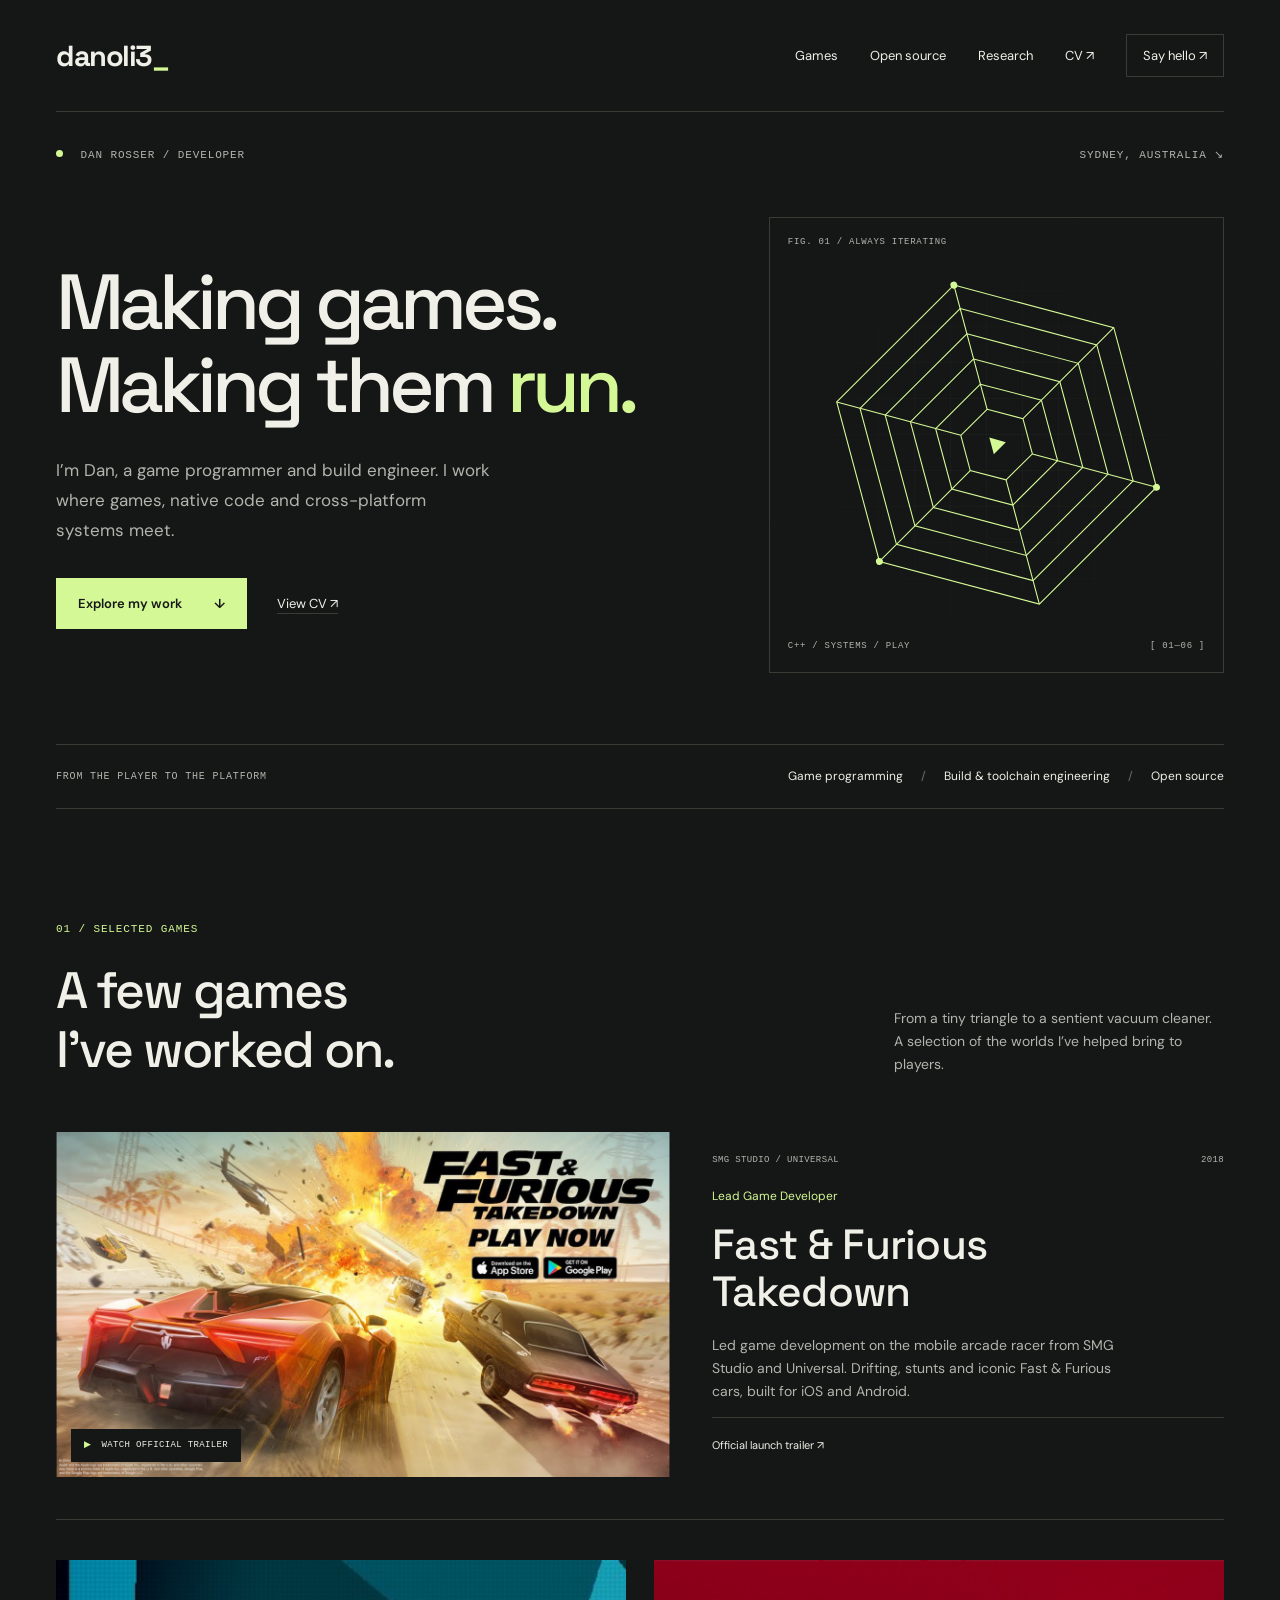
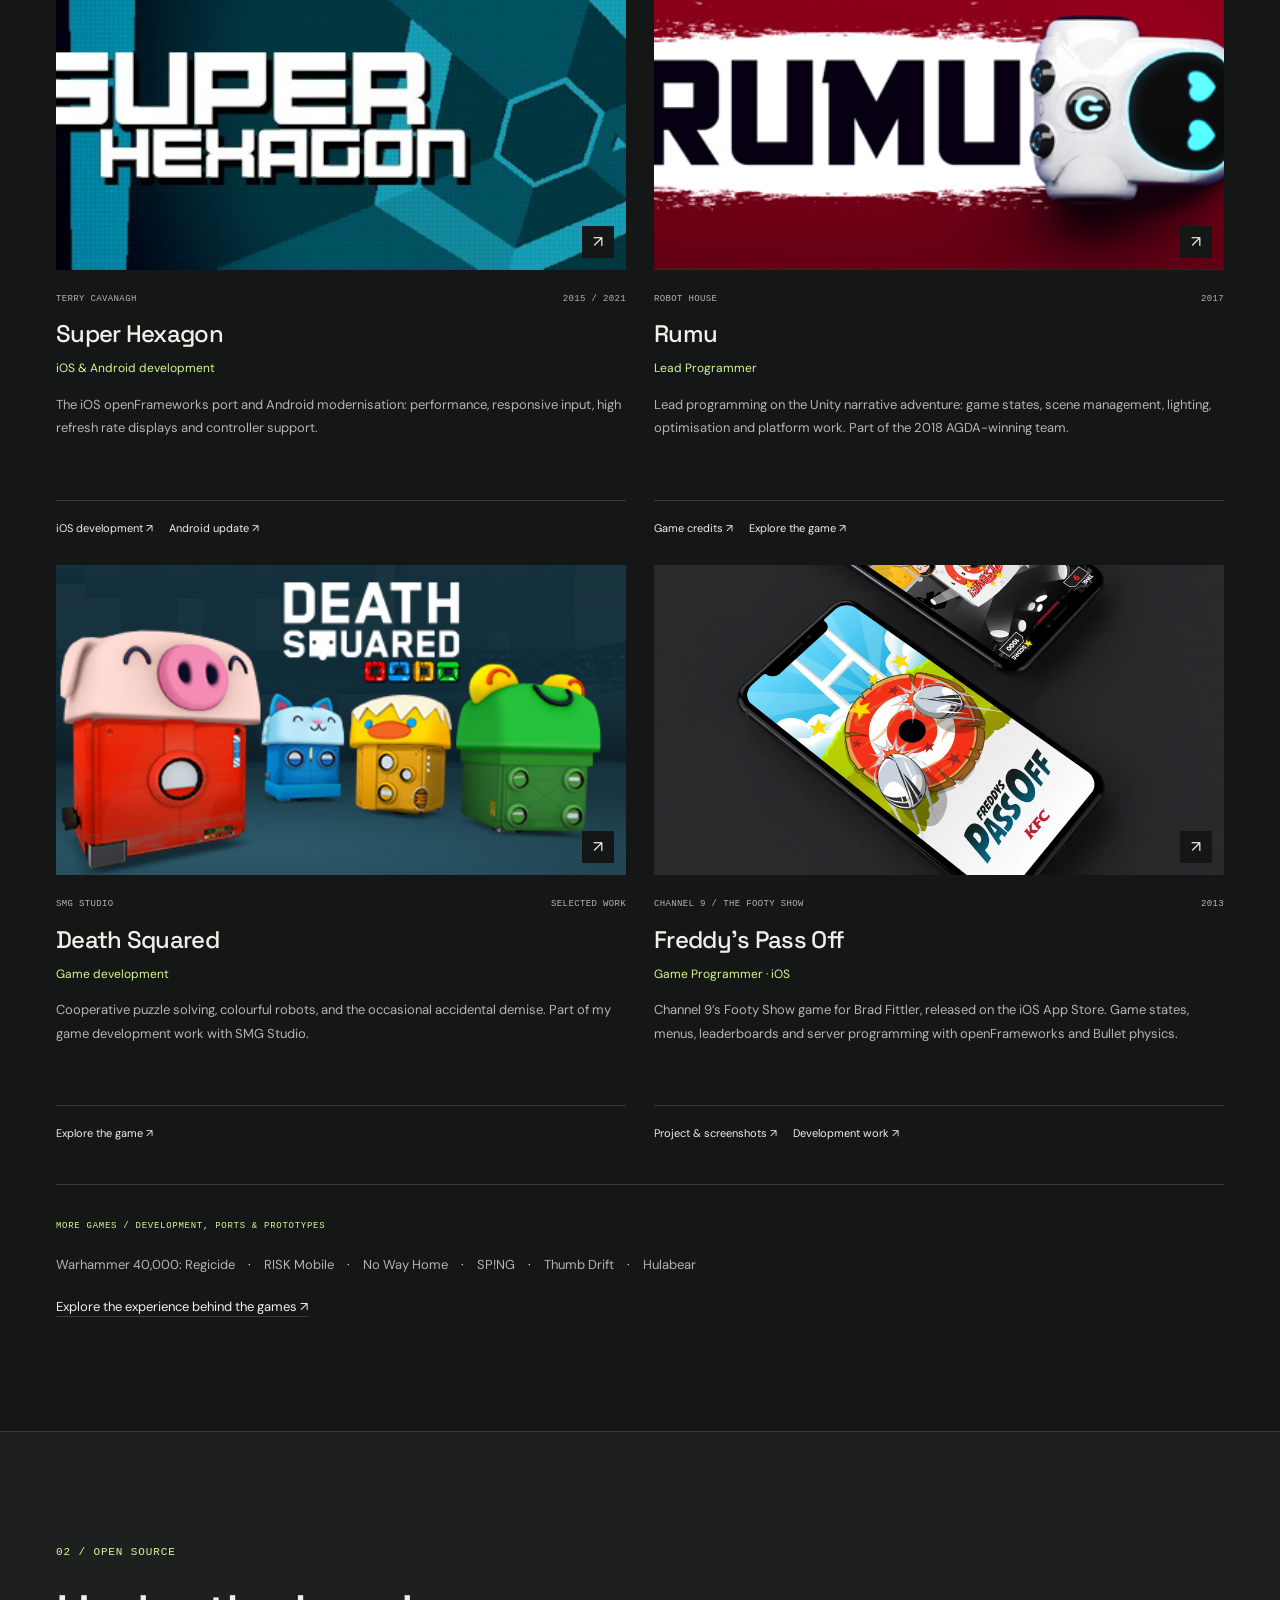
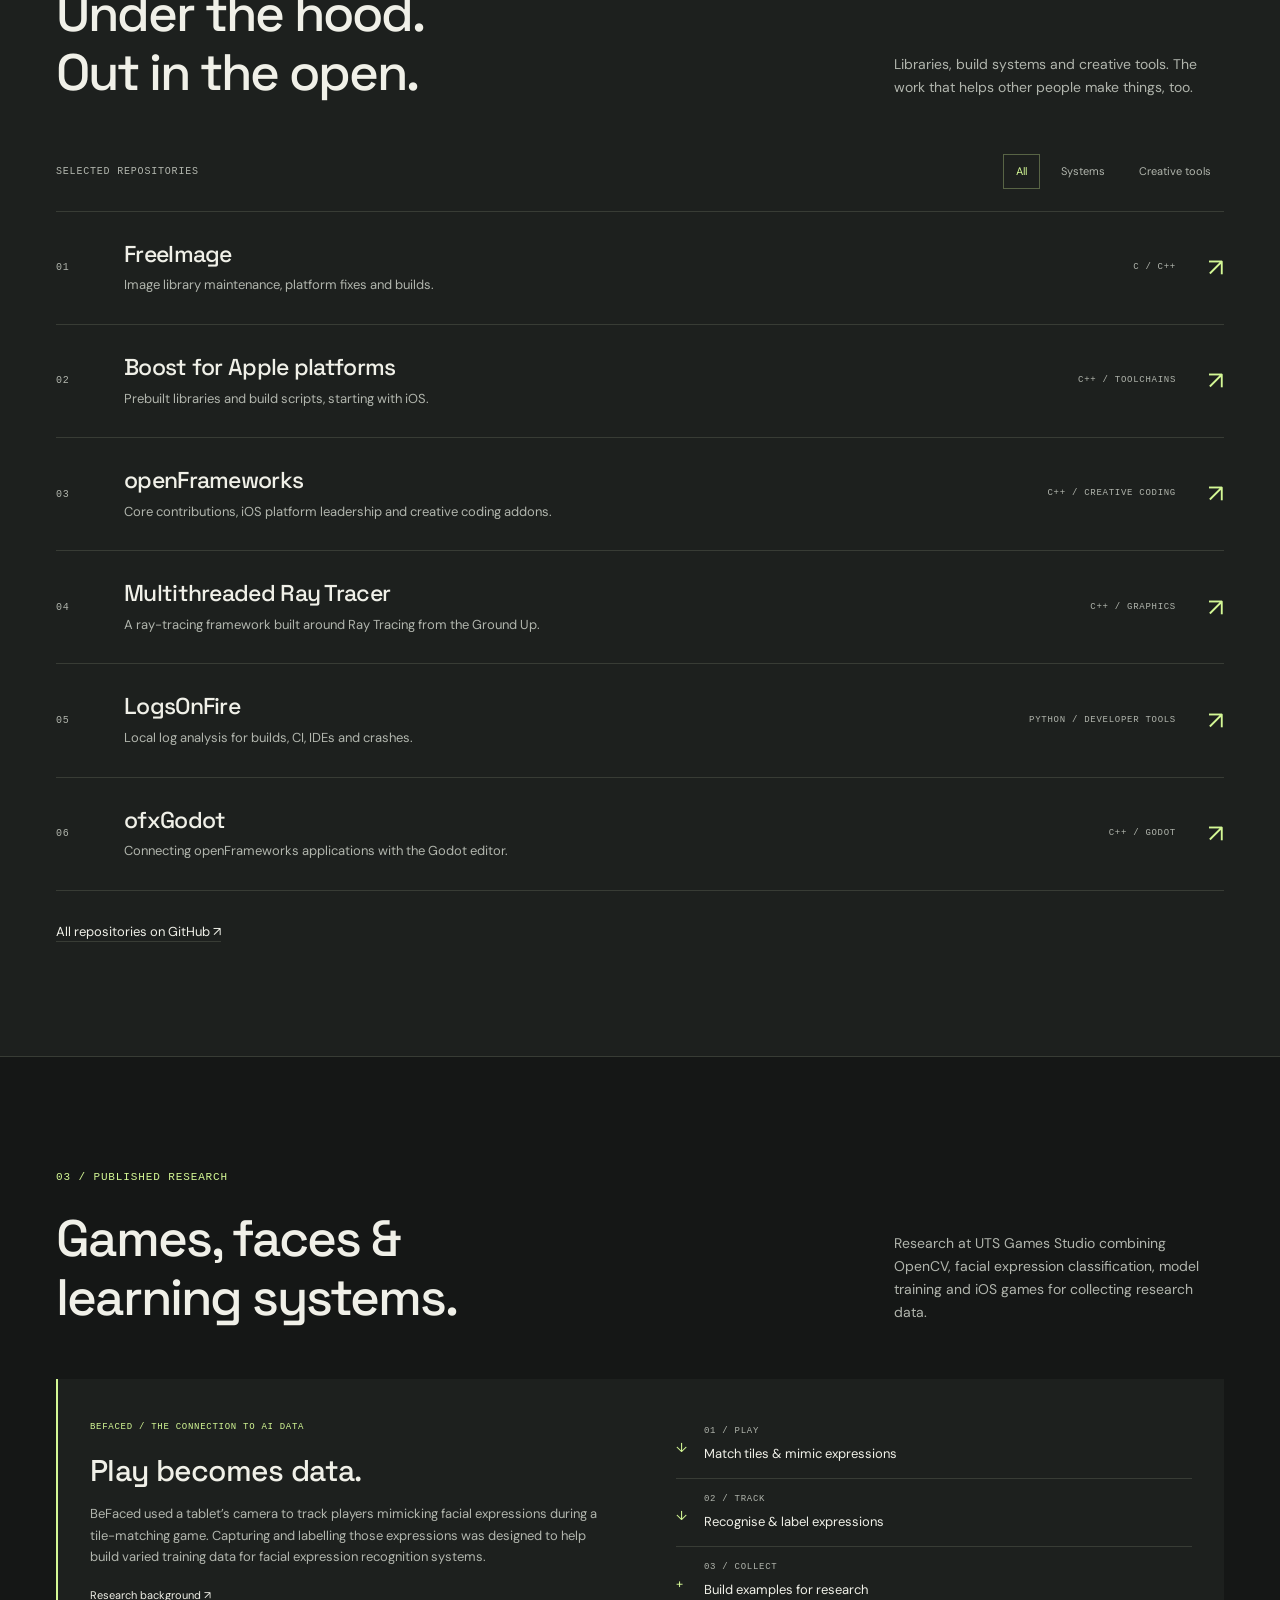
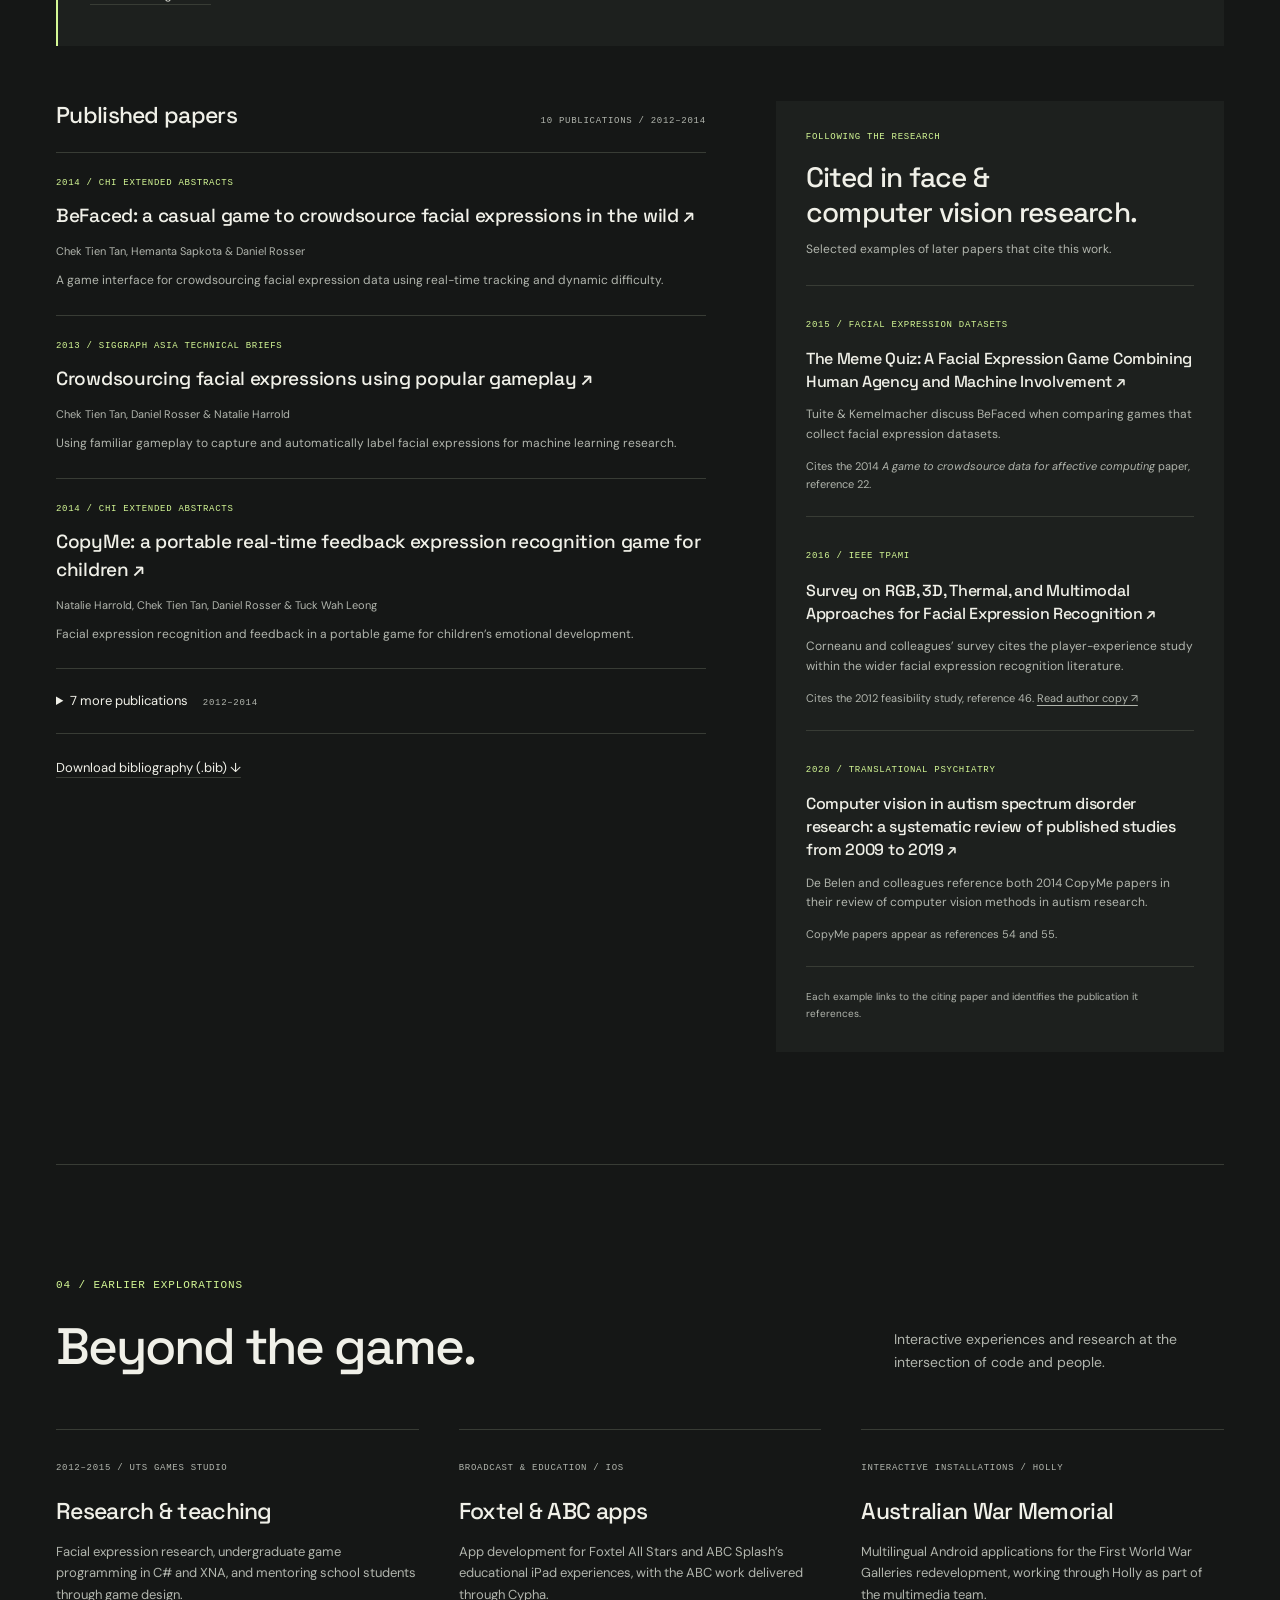
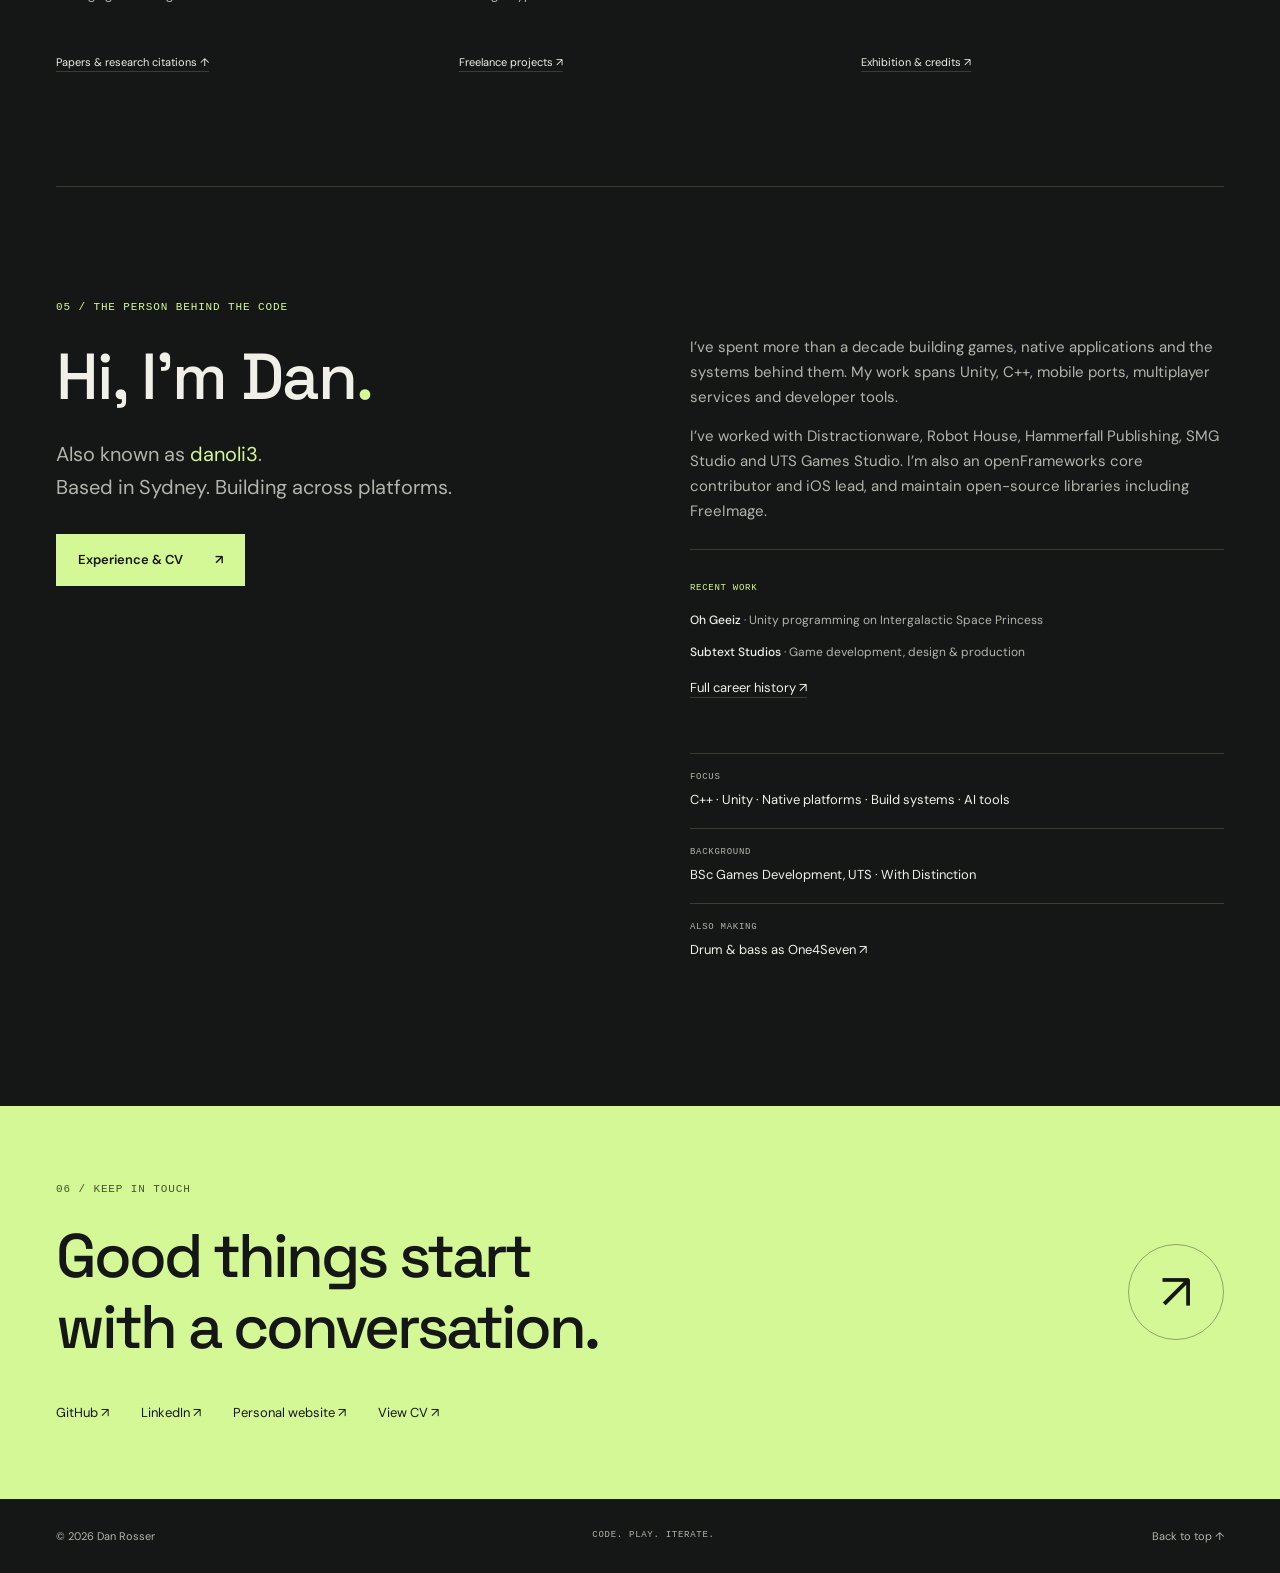
<file: index.html>
<!doctype html>
<html lang="en-AU">
<head>
  <meta charset="utf-8">
  <meta name="viewport" content="width=device-width, initial-scale=1">
  <meta name="theme-color" content="#151716">
  <title>Dan Rosser — Games, systems & open source</title>
  <meta name="description" content="Dan Rosser (danoli3). Games, build engineering and open source, plus published research in facial expression recognition and affective computing.">
  <link rel="canonical" href="https://danoli3.github.io/">
  <meta property="og:title" content="Dan Rosser — Games, systems & open source">
  <meta property="og:description" content="Game programming, cross-platform engineering, and published facial expression research.">
  <meta property="og:type" content="website">
  <meta property="og:url" content="https://danoli3.github.io/">
  <meta property="og:image" content="https://danoli3.github.io/assets/social.svg">
  <link rel="icon" href="assets/favicon.svg" type="image/svg+xml">
  <link rel="stylesheet" href="styles.css">
  <script src="script.js" defer></script>
</head>
<body>
  <a class="skip-link" href="#main">Skip to content</a>
  <header class="site-header wrap">
    <a class="wordmark" href="./" aria-label="Dan Rosser home">danoli3<span aria-hidden="true">_</span></a>
    <nav aria-label="Main navigation">
      <a href="#games">Games</a><a href="#projects">Open source</a><a href="#research">Research</a><a href="cv.html">CV <span aria-hidden="true">↗</span></a><a class="nav-contact" href="#contact">Say hello <span aria-hidden="true">↗</span></a>
    </nav>
  </header>

  <main id="main">
    <section class="hero wrap" aria-labelledby="intro-title">
      <div class="hero-topline mono"><span><span class="status-dot" aria-hidden="true"></span> DAN ROSSER / DEVELOPER</span><span>SYDNEY, AUSTRALIA <span aria-hidden="true">↘</span></span></div>
      <div class="hero-grid">
        <div class="hero-copy">
          <h1 id="intro-title">Making games.<br>Making them <em>run.</em></h1>
          <p class="intro">I’m Dan, a game programmer and build engineer. I work where games, native code and cross-platform systems meet.</p>
          <div class="hero-actions"><a class="button" href="#games">Explore my work <span aria-hidden="true">↓</span></a><a class="text-link" href="cv.html">View CV <span aria-hidden="true">↗</span></a></div>
        </div>
        <div class="hero-art" aria-hidden="true">
          <div class="art-grid"></div>
          <span class="art-label mono">FIG. 01 / ALWAYS ITERATING</span>
          <svg class="wireform" viewBox="0 0 480 480" fill="none">
            <g class="wire-orbit" stroke="currentColor" stroke-width="1.25">
              <path d="M240 50 405 145 405 335 240 430 75 335 75 145Z"/>
              <path d="M240 78 381 159 381 321 240 402 99 321 99 159Z"/>
              <path d="M240 108 355 174 355 306 240 372 125 306 125 174Z"/>
              <path d="M240 138 329 189 329 291 240 342 151 291 151 189Z"/>
              <path d="M240 168 303 204 303 276 240 312 177 276 177 204Z"/>
              <path d="M240 198 277 219 277 261 240 282 203 261 203 219Z"/>
              <path d="M240 50V198M405 145 277 219M405 335 277 261M240 430V282M75 335 203 261M75 145 203 219"/>
            </g>
            <g fill="currentColor"><circle cx="240" cy="50" r="4"/><circle cx="405" cy="335" r="4"/><circle cx="75" cy="335" r="4"/></g>
            <path d="m234 230 17 10-17 10Z" fill="currentColor"/>
          </svg>
          <div class="art-bottom mono"><span>C++ / SYSTEMS / PLAY</span><span>[ 01—06 ]</span></div>
        </div>
      </div>
      <div class="hero-foot"><span class="mono">FROM THE PLAYER TO THE PLATFORM</span><p>Game programming <span>/</span> Build & toolchain engineering <span>/</span> Open source</p></div>
    </section>

    <section id="games" class="section wrap" aria-labelledby="games-title">
      <div class="section-heading"><div><p class="eyebrow">01 / SELECTED GAMES</p><h2 id="games-title">A few games<br>I’ve worked on.</h2></div><p>From a tiny triangle to a sentient vacuum cleaner. A selection of the worlds I’ve helped bring to players.</p></div>
      <div class="game-grid">
        <article class="game game-feature">
          <a class="game-image trailer-image" href="https://www.youtube.com/watch?v=sXooOX17FNs" aria-label="Watch the official Fast and Furious Takedown trailer on YouTube"><img src="assets/fast-and-furious-takedown.jpg" width="1280" height="720" alt="Fast and Furious Takedown official trailer thumbnail" loading="lazy"><span class="trailer-badge"><span aria-hidden="true">▶</span> WATCH OFFICIAL TRAILER</span></a>
          <div class="game-feature-copy"><div class="game-meta mono"><span>SMG STUDIO / UNIVERSAL</span><span>2018</span></div><p class="role">Lead Game Developer</p><h3>Fast & Furious<br>Takedown</h3><p>Led game development on the mobile arcade racer from SMG Studio and Universal. Drifting, stunts and iconic Fast & Furious cars, built for iOS and Android.</p><div class="source-links"><a href="https://www.youtube.com/watch?v=sXooOX17FNs">Official launch trailer ↗</a></div></div>
        </article>
        <article class="game">
          <a class="game-image hexagon-image" href="https://store.steampowered.com/app/221640/Super_Hexagon/" aria-label="Super Hexagon on Steam"><img src="assets/super-hexagon.jpg" width="460" height="215" alt="Super Hexagon cover art" loading="lazy"><span class="image-arrow" aria-hidden="true">↗</span></a>
          <div class="game-meta mono"><span>TERRY CAVANAGH</span><span>2015 / 2021</span></div>
          <h3>Super Hexagon</h3><p class="role">iOS & Android development</p>
          <p>The iOS openFrameworks port and Android modernisation: performance, responsive input, high refresh rate displays and controller support.</p>
          <div class="source-links"><a href="https://distractionware.com/blog/2015/11/super-hexagon-update-on-iphone/">iOS development ↗</a><a href="https://distractionware.com/blog/2021/12/super-hexagon-is-back-on-android/">Android update ↗</a></div>
        </article>
        <article class="game">
          <a class="game-image rumu-image" href="https://store.steampowered.com/app/723270/Rumu/" aria-label="Rumu on Steam"><img src="assets/rumu.jpg" width="460" height="215" alt="Rumu cover art, featuring a robot vacuum cleaner" loading="lazy"><span class="image-arrow" aria-hidden="true">↗</span></a>
          <div class="game-meta mono"><span>ROBOT HOUSE</span><span>2017</span></div>
          <h3>Rumu</h3><p class="role">Lead Programmer</p>
          <p>Lead programming on the Unity narrative adventure: game states, scene management, lighting, optimisation and platform work. Part of the 2018 AGDA-winning team.</p>
          <div class="source-links"><a href="https://www.mobygames.com/game/99711/rumu/credits/windows/">Game credits ↗</a><a href="https://store.steampowered.com/app/723270/Rumu/">Explore the game ↗</a></div>
        </article>
        <article class="game">
          <a class="game-image death-image" href="https://store.steampowered.com/app/471810/Death_Squared/" aria-label="Death Squared on Steam"><img src="assets/death-squared.jpg" width="460" height="215" alt="Death Squared cover art, featuring colourful cube robots" loading="lazy"><span class="image-arrow" aria-hidden="true">↗</span></a>
          <div class="game-meta mono"><span>SMG STUDIO</span><span>SELECTED WORK</span></div>
          <h3>Death Squared</h3><p class="role">Game development</p>
          <p>Cooperative puzzle solving, colourful robots, and the occasional accidental demise. Part of my game development work with SMG Studio.</p>
          <div class="source-links"><a href="https://store.steampowered.com/app/471810/Death_Squared/">Explore the game ↗</a></div>
        </article>
        <article class="game" id="freddys-pass-off">
          <a class="game-image" href="https://www.eyejack.io/projects/freddys-pass-off" aria-label="Freddy’s Pass Off project and screenshots"><img src="assets/freddys-pass-off.webp" width="1920" height="1080" alt="Freddy’s Pass Off on two phones, showing the football target game and Channel 9 branding" loading="lazy"><span class="image-arrow" aria-hidden="true">↗</span></a>
          <div class="game-meta mono"><span>CHANNEL 9 / THE FOOTY SHOW</span><span>2013</span></div>
          <h3>Freddy’s Pass Off</h3><p class="role">Game Programmer · iOS</p>
          <p>Channel 9’s Footy Show game for Brad Fittler, released on the iOS App Store. Game states, menus, leaderboards and server programming with openFrameworks and Bullet physics.</p>
          <div class="source-links"><a href="https://www.eyejack.io/projects/freddys-pass-off">Project & screenshots ↗</a><a href="cv.html#experience">Development work ↗</a></div>
        </article>
      </div>
      <div class="additional-games"><span class="mono">MORE GAMES / DEVELOPMENT, PORTS & PROTOTYPES</span><p>Warhammer 40,000: Regicide <span>·</span> RISK Mobile <span>·</span> No Way Home <span>·</span> SP!NG <span>·</span> Thumb Drift <span>·</span> Hulabear</p><a class="text-link" href="cv.html#experience">Explore the experience behind the games ↗</a></div>
    </section>

    <section id="projects" class="section projects-section" aria-labelledby="projects-title"><div class="wrap">
      <div class="section-heading"><div><p class="eyebrow">02 / OPEN SOURCE</p><h2 id="projects-title">Under the hood.<br>Out in the open.</h2></div><p>Libraries, build systems and creative tools. The work that helps other people make things, too.</p></div>
      <div class="project-toolbar"><span class="mono">SELECTED REPOSITORIES</span><div class="filters" role="group" aria-label="Filter repositories" hidden><button type="button" data-filter="all" aria-pressed="true">All</button><button type="button" data-filter="systems" aria-pressed="false">Systems</button><button type="button" data-filter="creative" aria-pressed="false">Creative tools</button></div></div>
      <div class="project-list">
        <a class="project-row" data-category="systems" href="https://github.com/danoli3/FreeImage"><span class="project-number mono">01</span><div><h3>FreeImage</h3><p>Image library maintenance, platform fixes and builds.</p></div><span class="project-stack mono">C / C++</span><span class="project-arrow" aria-hidden="true">↗</span></a>
        <a class="project-row" data-category="systems" href="https://github.com/danoli3/ofxiOSBoost"><span class="project-number mono">02</span><div><h3>Boost for Apple platforms</h3><p>Prebuilt libraries and build scripts, starting with iOS.</p></div><span class="project-stack mono">C++ / TOOLCHAINS</span><span class="project-arrow" aria-hidden="true">↗</span></a>
        <a class="project-row" data-category="creative" href="https://github.com/danoli3/openFrameworks"><span class="project-number mono">03</span><div><h3>openFrameworks</h3><p>Core contributions, iOS platform leadership and creative coding addons.</p></div><span class="project-stack mono">C++ / CREATIVE CODING</span><span class="project-arrow" aria-hidden="true">↗</span></a>
        <a class="project-row" data-category="creative" href="https://github.com/danoli3/Multithreaded-Ray-Tracer"><span class="project-number mono">04</span><div><h3>Multithreaded Ray Tracer</h3><p>A ray-tracing framework built around Ray Tracing from the Ground Up.</p></div><span class="project-stack mono">C++ / GRAPHICS</span><span class="project-arrow" aria-hidden="true">↗</span></a>
        <a class="project-row" data-category="systems" href="https://github.com/danoli3/LogsOnFire"><span class="project-number mono">05</span><div><h3>LogsOnFire</h3><p>Local log analysis for builds, CI, IDEs and crashes.</p></div><span class="project-stack mono">PYTHON / DEVELOPER TOOLS</span><span class="project-arrow" aria-hidden="true">↗</span></a>
        <a class="project-row" data-category="creative" href="https://github.com/danoli3/ofxGodot"><span class="project-number mono">06</span><div><h3>ofxGodot</h3><p>Connecting openFrameworks applications with the Godot editor.</p></div><span class="project-stack mono">C++ / GODOT</span><span class="project-arrow" aria-hidden="true">↗</span></a>
      </div>
      <p class="projects-count mono" aria-live="polite" hidden></p>
      <a class="text-link all-projects" href="https://github.com/danoli3?tab=repositories">All repositories on GitHub <span aria-hidden="true">↗</span></a>
    </div></section>

    <section id="research" class="section research-section wrap" aria-labelledby="research-title">
      <div class="section-heading"><div><p class="eyebrow">03 / PUBLISHED RESEARCH</p><h2 id="research-title">Games, faces &<br>learning systems.</h2></div><p>Research at UTS Games Studio combining OpenCV, facial expression classification, model training and iOS games for collecting research data.</p></div>
      <div class="research-context"><div><span class="mono">BEFACED / THE CONNECTION TO AI DATA</span><h3>Play becomes data.</h3><p>BeFaced used a tablet’s camera to track players mimicking facial expressions during a tile-matching game. Capturing and labelling those expressions was designed to help build varied training data for facial expression recognition systems.</p><a class="text-link" href="https://sa2013.siggraph.org/en/attendees/technical-briefs/session/briefs/58.html">Research background ↗</a></div><ol class="research-flow" aria-label="BeFaced data collection approach"><li><span class="mono">01 / PLAY</span>Match tiles & mimic expressions</li><li><span class="mono">02 / TRACK</span>Recognise & label expressions</li><li><span class="mono">03 / COLLECT</span>Build examples for research</li></ol></div>
      <div class="research-grid">
        <div class="publications"><div class="research-subheading"><h3>Published papers</h3><span class="mono">10 PUBLICATIONS / 2012–2014</span></div>
          <!-- Publication entries are static so all research is accessible without JavaScript. -->
          <article class="publication" id="paper-befaced-chi"><p class="publication-venue mono">2014 / CHI EXTENDED ABSTRACTS</p><h4><a href="https://doi.org/10.1145/2559206.2574773">BeFaced: a casual game to crowdsource facial expressions in the wild <span aria-hidden="true">↗</span></a></h4><p class="publication-authors">Chek Tien Tan, Hemanta Sapkota & Daniel Rosser</p><p>A game interface for crowdsourcing facial expression data using real-time tracking and dynamic difficulty.</p></article>
          <article class="publication" id="paper-crowdsourcing"><p class="publication-venue mono">2013 / SIGGRAPH ASIA TECHNICAL BRIEFS</p><h4><a href="https://doi.org/10.1145/2542355.2542388">Crowdsourcing facial expressions using popular gameplay <span aria-hidden="true">↗</span></a></h4><p class="publication-authors">Chek Tien Tan, Daniel Rosser & Natalie Harrold</p><p>Using familiar gameplay to capture and automatically label facial expressions for machine learning research.</p></article>
          <article class="publication" id="paper-copyme-portable"><p class="publication-venue mono">2014 / CHI EXTENDED ABSTRACTS</p><h4><a href="https://doi.org/10.1145/2559206.2581279">CopyMe: a portable real-time feedback expression recognition game for children <span aria-hidden="true">↗</span></a></h4><p class="publication-authors">Natalie Harrold, Chek Tien Tan, Daniel Rosser & Tuck Wah Leong</p><p>Facial expression recognition and feedback in a portable game for children’s emotional development.</p></article>
          <details class="more-publications"><summary>7 more publications <span class="mono">2012–2014</span></summary>
            <article class="publication" id="paper-copyme-emotional"><p class="publication-venue mono">2014 / CHI EXTENDED ABSTRACTS</p><h4><a href="https://doi.org/10.1145/2559206.2574785">CopyMe: an emotional development game for children ↗</a></h4><p class="publication-authors">Natalie Harrold, Chek Tien Tan, Daniel Rosser & Tuck Wah Leong</p></article>
            <article class="publication" id="paper-affective-data"><p class="publication-venue mono">2014 / FOUNDATIONS OF DIGITAL GAMES</p><h4><a href="https://www.fdg2014.org/papers/fdg2014_demo_12.pdf">A game to crowdsource data for affective computing ↗</a></h4><p class="publication-authors">Chek Tien Tan, Hemanta Sapkota, Daniel Rosser & Yusuf Pisan</p></article>
            <article class="publication" id="paper-initial-perceptions"><p class="publication-venue mono">2014 / FOUNDATIONS OF DIGITAL GAMES</p><h4><a href="https://www.fdg2014.org/papers/fdg2014_wip_19.pdf">Initial perceptions of a casual game to crowdsource facial expressions in the wild ↗</a></h4><p class="publication-authors">Chek Tien Tan, Hemanta Sapkota, Daniel Rosser & Yusuf Pisan</p></article>
            <article class="publication" id="paper-befaced-siggraph"><p class="publication-venue mono">2013 / SIGGRAPH ASIA MOBILE GRAPHICS & INTERACTIVE APPLICATIONS</p><h4><a href="https://doi.org/10.1145/2543651.2543692">BeFaced: a game for crowdsourcing facial expressions ↗</a></h4><p class="publication-authors">Chek Tien Tan, Daniel Rosser & Natalie Harrold</p></article>
            <article class="publication" id="paper-can-you-copyme"><p class="publication-venue mono">2013 / SIGGRAPH ASIA MOBILE GRAPHICS & INTERACTIVE APPLICATIONS</p><h4><a href="https://doi.org/10.1145/2543651.2543657">Can you CopyMe?: an expression mimicking serious game ↗</a></h4><p class="publication-authors">Chek Tien Tan, Natalie Harrold & Daniel Rosser</p></article>
            <article class="publication" id="paper-towards-expression"><p class="publication-venue mono">2012 / WORKSHOP AT SIGGRAPH ASIA</p><h4><a href="https://doi.org/10.1145/2425296.2425302">Towards an expression recognition game to assist the emotional development of children with autism spectrum disorders ↗</a></h4><p class="publication-authors">Natalie Harrold, Chek Tien Tan & Daniel Rosser</p></article>
            <article class="publication" id="paper-player-experience"><p class="publication-venue mono">2012 / INTERACTIVE ENTERTAINMENT</p><h4><a href="https://doi.org/10.1145/2336727.2336732">A feasibility study in using facial expressions analysis to evaluate player experiences ↗</a></h4><p class="publication-authors">Chek Tien Tan, Daniel Rosser, Sander Bakkes & Yusuf Pisan</p></article>
          </details>
          <a class="text-link bibliography-download" href="assets/publications.bib" download="dan-rosser-publications.bib">Download bibliography (.bib) <span aria-hidden="true">↓</span></a>
        </div>
        <aside class="research-citations" aria-labelledby="citations-title"><p class="eyebrow">FOLLOWING THE RESEARCH</p><h3 id="citations-title">Cited in face &<br>computer vision research.</h3><p class="citations-intro">Selected examples of later papers that cite this work.</p>
          <article class="citation-example"><span class="mono">2015 / FACIAL EXPRESSION DATASETS</span><h4><a href="https://grail.cs.washington.edu/wp-content/uploads/2015/08/tuite2015tmq.pdf">The Meme Quiz: A Facial Expression Game Combining Human Agency and Machine Involvement ↗</a></h4><p>Tuite & Kemelmacher discuss BeFaced when comparing games that collect facial expression datasets.</p><p class="citation-relation">Cites the 2014 <em>A game to crowdsource data for affective computing</em> paper, reference 22.</p></article>
          <article class="citation-example"><span class="mono">2016 / IEEE TPAMI</span><h4><a href="https://doi.org/10.1109/TPAMI.2016.2515606">Survey on RGB, 3D, Thermal, and Multimodal Approaches for Facial Expression Recognition ↗</a></h4><p>Corneanu and colleagues’ survey cites the player-experience study within the wider facial expression recognition literature.</p><p class="citation-relation">Cites the 2012 feasibility study, reference 46. <a href="https://cipriancorneanu.github.io/files/corneanu2016survey.pdf">Read author copy ↗</a></p></article>
          <article class="citation-example"><span class="mono">2020 / TRANSLATIONAL PSYCHIATRY</span><h4><a href="https://doi.org/10.1038/s41398-020-01015-w">Computer vision in autism spectrum disorder research: a systematic review of published studies from 2009 to 2019 ↗</a></h4><p>De Belen and colleagues reference both 2014 CopyMe papers in their review of computer vision methods in autism research.</p><p class="citation-relation">CopyMe papers appear as references 54 and 55.</p></article>
          <p class="research-evidence-note">Each example links to the citing paper and identifies the publication it references.</p>
        </aside>
      </div>
    </section>

    <section id="archive" class="section wrap" aria-labelledby="archive-title">
      <div class="section-heading"><div><p class="eyebrow">04 / EARLIER EXPLORATIONS</p><h2 id="archive-title">Beyond the game.</h2></div><p>Interactive experiences and research at the intersection of code and people.</p></div>
      <div class="archive-list">
        <article><span class="mono">2012–2015 / UTS GAMES STUDIO</span><h3>Research & teaching</h3><p>Facial expression research, undergraduate game programming in C# and XNA, and mentoring school students through game design.</p><a class="text-link" href="#research">Papers & research citations ↑</a></article>
        <article><span class="mono">BROADCAST & EDUCATION / IOS</span><h3>Foxtel & ABC apps</h3><p>App development for Foxtel All Stars and ABC Splash’s educational iPad experiences, with the ABC work delivered through Cypha.</p><a class="text-link" href="cv.html#experience">Freelance projects ↗</a></article>
        <article><span class="mono">INTERACTIVE INSTALLATIONS / HOLLY</span><h3>Australian War Memorial</h3><p>Multilingual Android applications for the First World War Galleries redevelopment, working through Holly as part of the multimedia team.</p><a class="text-link" href="https://www.holly.co.nz/work/australian-war-memorial-first-world-war-galleries-redevelopment-awm-tablets">Exhibition & credits ↗</a></article>
      </div>
    </section>

    <section id="about" class="section about-section wrap" aria-labelledby="about-title">
      <div class="about-heading"><p class="eyebrow">05 / THE PERSON BEHIND THE CODE</p><h2 id="about-title">Hi, I’m Dan<span class="accent">.</span></h2><p class="about-lead">Also known as <span class="accent">danoli3</span>.<br>Based in Sydney. Building across platforms.</p><a class="button" href="cv.html">Experience & CV <span aria-hidden="true">↗</span></a></div>
      <div class="about-details"><p>I’ve spent more than a decade building games, native applications and the systems behind them. My work spans Unity, C++, mobile ports, multiplayer services and developer tools.</p><p>I’ve worked with Distractionware, Robot House, Hammerfall Publishing, SMG Studio and UTS Games Studio. I’m also an openFrameworks core contributor and iOS lead, and maintain open-source libraries including FreeImage.</p><div class="experience-preview"><span class="mono">RECENT WORK</span><p><strong>Oh Geeiz</strong> · Unity programming on Intergalactic Space Princess</p><p><strong>Subtext Studios</strong> · Game development, design & production</p><a class="text-link" href="cv.html#experience">Full career history ↗</a></div><dl><div><dt class="mono">FOCUS</dt><dd>C++ · Unity · Native platforms · Build systems · AI tools</dd></div><div><dt class="mono">BACKGROUND</dt><dd>BSc Games Development, UTS · With Distinction</dd></div><div><dt class="mono">ALSO MAKING</dt><dd><a href="https://soundcloud.com/one4seven">Drum & bass as One4Seven ↗</a></dd></div></dl></div>
    </section>

    <section id="contact" class="contact-section"><div class="wrap"><p class="eyebrow">06 / KEEP IN TOUCH</p><div class="contact-heading"><h2>Good things start<br>with a conversation.</h2><a class="contact-arrow" href="https://au.linkedin.com/in/dan-rosser-31b37926" aria-label="Connect with Dan on LinkedIn">↗</a></div><div class="contact-links"><a href="https://github.com/danoli3">GitHub ↗</a><a href="https://au.linkedin.com/in/dan-rosser-31b37926">LinkedIn ↗</a><a href="https://www.danoli3.com/">Personal website ↗</a><a href="cv.html">View CV ↗</a></div></div></section>
  </main>
  <footer class="site-footer wrap"><span>© <span data-year>2026</span> Dan Rosser</span><span class="mono">CODE. PLAY. ITERATE.</span><a href="#main">Back to top ↑</a></footer>
</body>
</html>
</file>
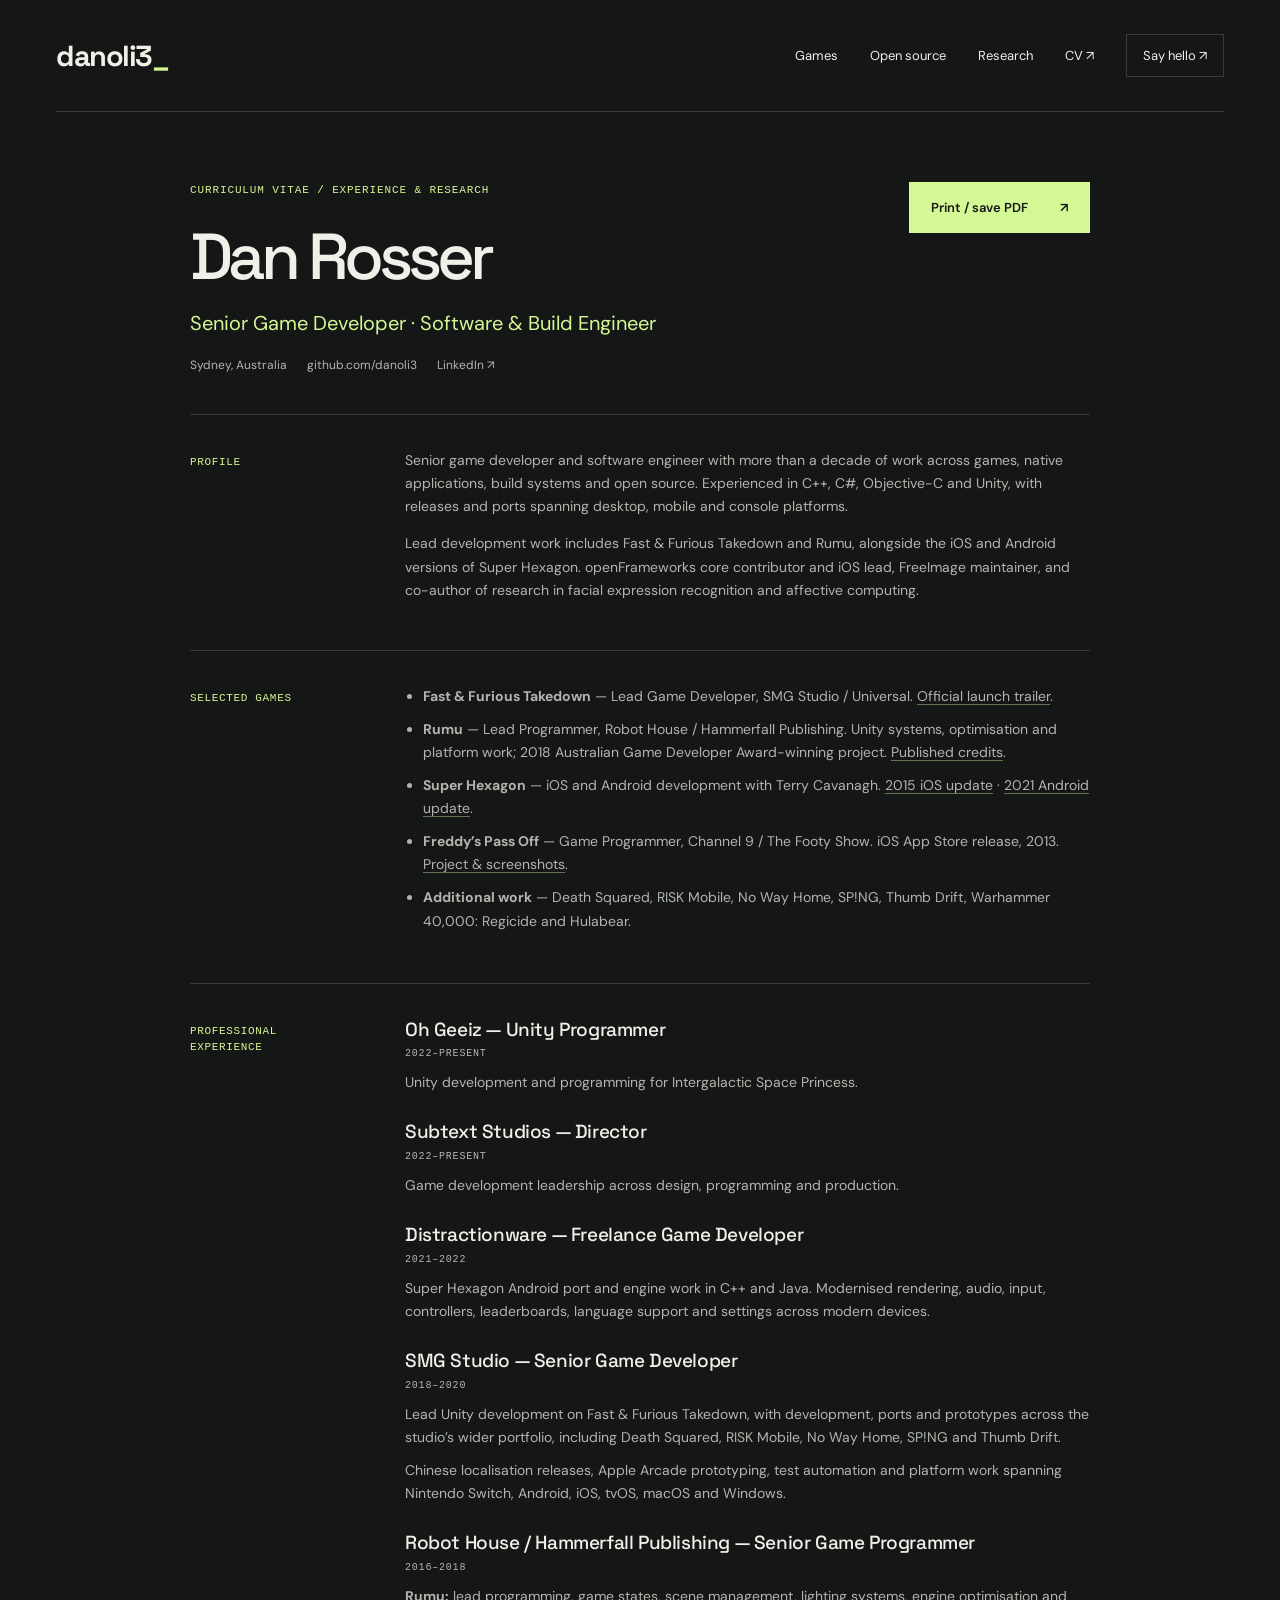
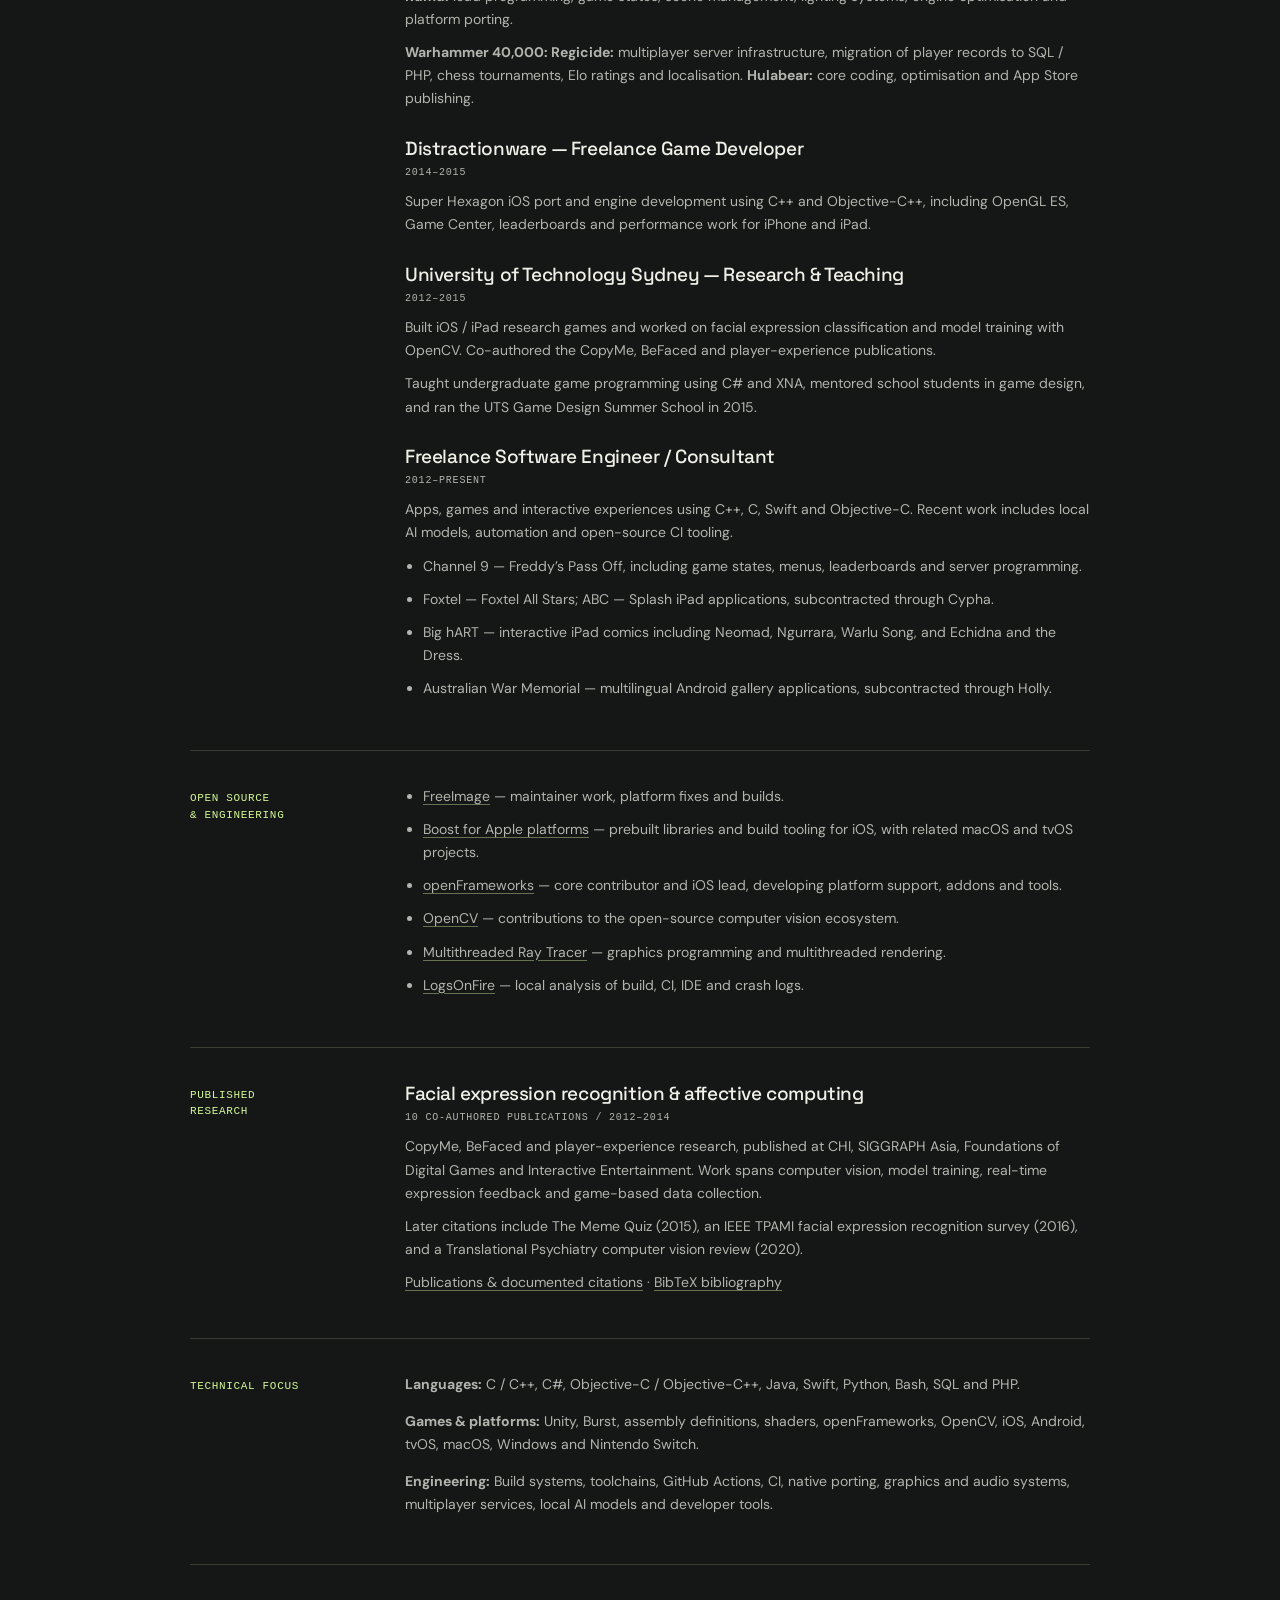
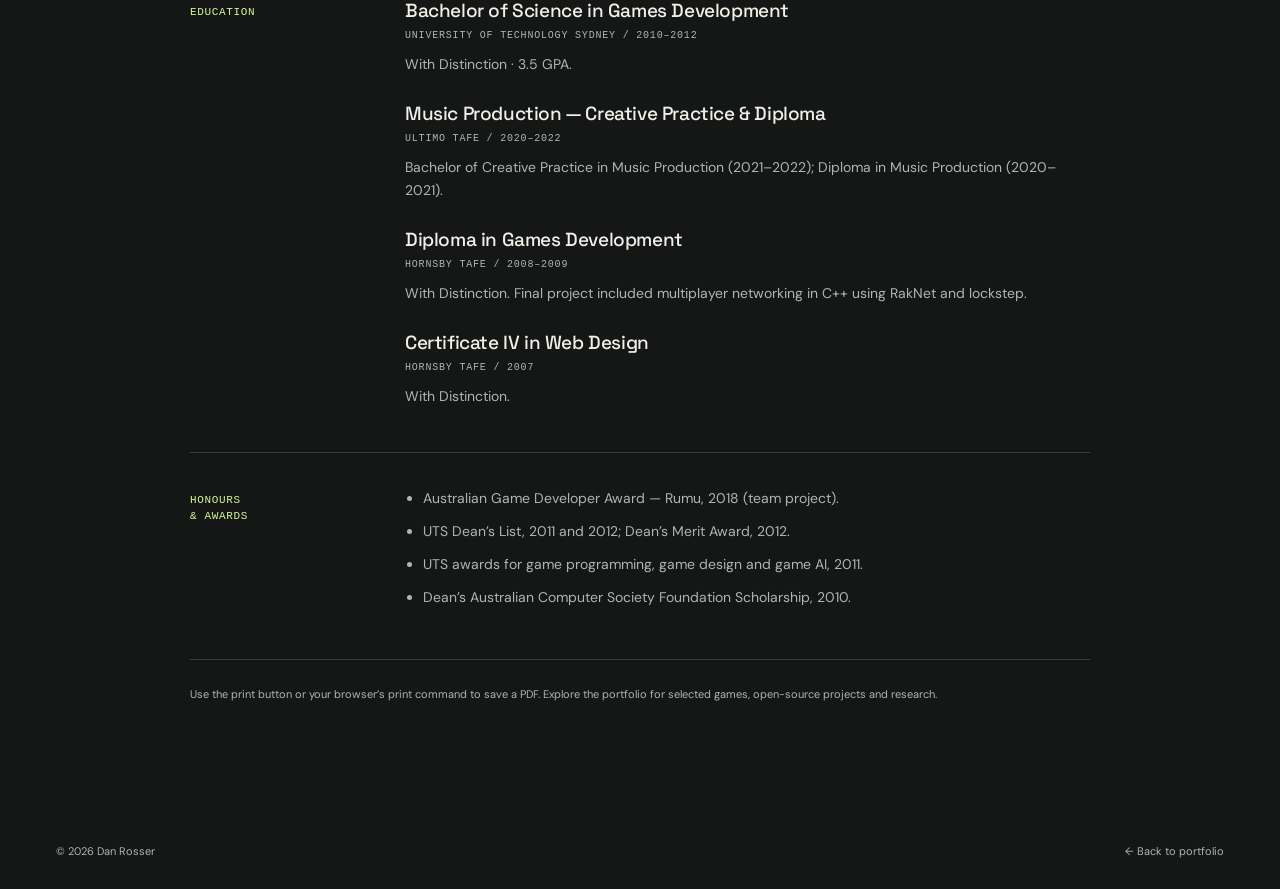
<file: cv.html>
<!doctype html>
<html lang="en-AU">
<head>
  <meta charset="utf-8">
  <meta name="viewport" content="width=device-width, initial-scale=1">
  <meta name="theme-color" content="#151716">
  <title>CV — Dan Rosser</title>
  <meta name="description" content="Dan Rosser’s CV: game development, software and build engineering, facial expression research, open-source work, education and awards.">
  <link rel="canonical" href="https://danoli3.github.io/cv.html">
  <link rel="icon" href="assets/favicon.svg" type="image/svg+xml">
  <link rel="stylesheet" href="styles.css">
  <script src="script.js" defer></script>
</head>
<body>
  <a class="skip-link" href="#main">Skip to content</a>
  <header class="site-header wrap"><a class="wordmark" href="./" aria-label="Dan Rosser home">danoli3<span aria-hidden="true">_</span></a><nav aria-label="Main navigation"><a href="./#games">Games</a><a href="./#projects">Open source</a><a href="./#research">Research</a><a href="cv.html" aria-current="page">CV ↗</a><a class="nav-contact" href="./#contact">Say hello ↗</a></nav></header>
  <main id="main" class="cv-main wrap">
    <div class="cv-top"><div><p class="eyebrow">CURRICULUM VITAE / EXPERIENCE & RESEARCH</p><h1>Dan Rosser</h1><p class="cv-title">Senior Game Developer · Software & Build Engineer</p><div class="cv-contact"><span>Sydney, Australia</span><a href="https://github.com/danoli3">github.com/danoli3</a><a href="https://au.linkedin.com/in/dan-rosser-31b37926">LinkedIn ↗</a></div></div><button class="button print-button" type="button" data-print>Print / save PDF <span aria-hidden="true">↗</span></button></div>
    <section class="cv-section" aria-labelledby="profile"><h2 id="profile">PROFILE</h2><div><p>Senior game developer and software engineer with more than a decade of work across games, native applications, build systems and open source. Experienced in C++, C#, Objective-C and Unity, with releases and ports spanning desktop, mobile and console platforms.</p><p>Lead development work includes Fast & Furious Takedown and Rumu, alongside the iOS and Android versions of Super Hexagon. openFrameworks core contributor and iOS lead, FreeImage maintainer, and co-author of research in facial expression recognition and affective computing.</p></div></section>
    <section class="cv-section" aria-labelledby="games"><h2 id="games">SELECTED GAMES</h2><div>
      <ul><li><strong>Fast & Furious Takedown</strong> — Lead Game Developer, SMG Studio / Universal. <a href="https://www.youtube.com/watch?v=sXooOX17FNs">Official launch trailer</a>.</li><li><strong>Rumu</strong> — Lead Programmer, Robot House / Hammerfall Publishing. Unity systems, optimisation and platform work; 2018 Australian Game Developer Award-winning project. <a href="https://www.mobygames.com/game/99711/rumu/credits/windows/">Published credits</a>.</li><li><strong>Super Hexagon</strong> — iOS and Android development with Terry Cavanagh. <a href="https://distractionware.com/blog/2015/11/super-hexagon-update-on-iphone/">2015 iOS update</a> · <a href="https://distractionware.com/blog/2021/12/super-hexagon-is-back-on-android/">2021 Android update</a>.</li><li><strong>Freddy’s Pass Off</strong> — Game Programmer, Channel 9 / The Footy Show. iOS App Store release, 2013. <a href="https://www.eyejack.io/projects/freddys-pass-off">Project & screenshots</a>.</li><li><strong>Additional work</strong> — Death Squared, RISK Mobile, No Way Home, SP!NG, Thumb Drift, Warhammer 40,000: Regicide and Hulabear.</li></ul>
    </div></section>
    <section id="experience" class="cv-section" aria-labelledby="experience-title"><h2 id="experience-title">PROFESSIONAL<br>EXPERIENCE</h2><div>
      <article class="cv-entry"><h3>Oh Geeiz — Unity Programmer</h3><p class="mono">2022–PRESENT</p><p>Unity development and programming for Intergalactic Space Princess.</p></article>
      <article class="cv-entry"><h3>Subtext Studios — Director</h3><p class="mono">2022–PRESENT</p><p>Game development leadership across design, programming and production.</p></article>
      <article class="cv-entry"><h3>Distractionware — Freelance Game Developer</h3><p class="mono">2021–2022</p><p>Super Hexagon Android port and engine work in C++ and Java. Modernised rendering, audio, input, controllers, leaderboards, language support and settings across modern devices.</p></article>
      <article class="cv-entry"><h3>SMG Studio — Senior Game Developer</h3><p class="mono">2018–2020</p><p>Lead Unity development on Fast & Furious Takedown, with development, ports and prototypes across the studio’s wider portfolio, including Death Squared, RISK Mobile, No Way Home, SP!NG and Thumb Drift.</p><p>Chinese localisation releases, Apple Arcade prototyping, test automation and platform work spanning Nintendo Switch, Android, iOS, tvOS, macOS and Windows.</p></article>
      <article class="cv-entry"><h3>Robot House / Hammerfall Publishing — Senior Game Programmer</h3><p class="mono">2016–2018</p><p><strong>Rumu:</strong> lead programming, game states, scene management, lighting systems, engine optimisation and platform porting.</p><p><strong>Warhammer 40,000: Regicide:</strong> multiplayer server infrastructure, migration of player records to SQL / PHP, chess tournaments, Elo ratings and localisation. <strong>Hulabear:</strong> core coding, optimisation and App Store publishing.</p></article>
      <article class="cv-entry"><h3>Distractionware — Freelance Game Developer</h3><p class="mono">2014–2015</p><p>Super Hexagon iOS port and engine development using C++ and Objective-C++, including OpenGL ES, Game Center, leaderboards and performance work for iPhone and iPad.</p></article>
      <article class="cv-entry"><h3>University of Technology Sydney — Research & Teaching</h3><p class="mono">2012–2015</p><p>Built iOS / iPad research games and worked on facial expression classification and model training with OpenCV. Co-authored the CopyMe, BeFaced and player-experience publications.</p><p>Taught undergraduate game programming using C# and XNA, mentored school students in game design, and ran the UTS Game Design Summer School in 2015.</p></article>
      <article class="cv-entry"><h3>Freelance Software Engineer / Consultant</h3><p class="mono">2012–PRESENT</p><p>Apps, games and interactive experiences using C++, C, Swift and Objective-C. Recent work includes local AI models, automation and open-source CI tooling.</p><ul><li>Channel 9 — Freddy’s Pass Off, including game states, menus, leaderboards and server programming.</li><li>Foxtel — Foxtel All Stars; ABC — Splash iPad applications, subcontracted through Cypha.</li><li>Big hART — interactive iPad comics including Neomad, Ngurrara, Warlu Song, and Echidna and the Dress.</li><li>Australian War Memorial — multilingual Android gallery applications, subcontracted through Holly.</li></ul></article>
    </div></section>
    <section class="cv-section" aria-labelledby="open-source"><h2 id="open-source">OPEN SOURCE<br>& ENGINEERING</h2><div><ul>
      <li><a href="https://github.com/danoli3/FreeImage">FreeImage</a> — maintainer work, platform fixes and builds.</li>
      <li><a href="https://github.com/danoli3/ofxiOSBoost">Boost for Apple platforms</a> — prebuilt libraries and build tooling for iOS, with related macOS and tvOS projects.</li>
      <li><a href="https://github.com/danoli3/openFrameworks">openFrameworks</a> — core contributor and iOS lead, developing platform support, addons and tools.</li>
      <li><a href="https://github.com/danoli3/opencv">OpenCV</a> — contributions to the open-source computer vision ecosystem.</li>
      <li><a href="https://github.com/danoli3/Multithreaded-Ray-Tracer">Multithreaded Ray Tracer</a> — graphics programming and multithreaded rendering.</li>
      <li><a href="https://github.com/danoli3/LogsOnFire">LogsOnFire</a> — local analysis of build, CI, IDE and crash logs.</li>
    </ul></div></section>
    <section class="cv-section" aria-labelledby="research"><h2 id="research">PUBLISHED<br>RESEARCH</h2><div><article class="cv-entry"><h3>Facial expression recognition & affective computing</h3><p class="mono">10 CO-AUTHORED PUBLICATIONS / 2012–2014</p><p>CopyMe, BeFaced and player-experience research, published at CHI, SIGGRAPH Asia, Foundations of Digital Games and Interactive Entertainment. Work spans computer vision, model training, real-time expression feedback and game-based data collection.</p><p>Later citations include The Meme Quiz (2015), an IEEE TPAMI facial expression recognition survey (2016), and a Translational Psychiatry computer vision review (2020).</p><p><a href="./#research">Publications & documented citations</a> · <a href="assets/publications.bib" download="dan-rosser-publications.bib">BibTeX bibliography</a></p></article></div></section>
    <section class="cv-section" aria-labelledby="skills"><h2 id="skills">TECHNICAL FOCUS</h2><div><p><strong>Languages:</strong> C / C++, C#, Objective-C / Objective-C++, Java, Swift, Python, Bash, SQL and PHP.</p><p><strong>Games & platforms:</strong> Unity, Burst, assembly definitions, shaders, openFrameworks, OpenCV, iOS, Android, tvOS, macOS, Windows and Nintendo Switch.</p><p><strong>Engineering:</strong> Build systems, toolchains, GitHub Actions, CI, native porting, graphics and audio systems, multiplayer services, local AI models and developer tools.</p></div></section>
    <section class="cv-section" aria-labelledby="education"><h2 id="education">EDUCATION</h2><div>
      <article class="cv-entry"><h3>Bachelor of Science in Games Development</h3><p class="mono">UNIVERSITY OF TECHNOLOGY SYDNEY / 2010–2012</p><p>With Distinction · 3.5 GPA.</p></article>
      <article class="cv-entry"><h3>Music Production — Creative Practice & Diploma</h3><p class="mono">ULTIMO TAFE / 2020–2022</p><p>Bachelor of Creative Practice in Music Production (2021–2022); Diploma in Music Production (2020–2021).</p></article>
      <article class="cv-entry"><h3>Diploma in Games Development</h3><p class="mono">HORNSBY TAFE / 2008–2009</p><p>With Distinction. Final project included multiplayer networking in C++ using RakNet and lockstep.</p></article>
      <article class="cv-entry"><h3>Certificate IV in Web Design</h3><p class="mono">HORNSBY TAFE / 2007</p><p>With Distinction.</p></article>
    </div></section>
    <section class="cv-section" aria-labelledby="awards"><h2 id="awards">HONOURS<br>& AWARDS</h2><div><ul><li>Australian Game Developer Award — Rumu, 2018 (team project).</li><li>UTS Dean’s List, 2011 and 2012; Dean’s Merit Award, 2012.</li><li>UTS awards for game programming, game design and game AI, 2011.</li><li>Dean’s Australian Computer Society Foundation Scholarship, 2010.</li></ul></div></section>
    <p class="cv-note">Use the print button or your browser’s print command to save a PDF. <a href="./">Explore the portfolio</a> for selected games, open-source projects and research.</p>
  </main>
  <footer class="site-footer wrap"><span>© <span data-year>2026</span> Dan Rosser</span><a href="./">← Back to portfolio</a></footer>
</body>
</html>
</file>
<file: styles.css>
@import url('https://fonts.googleapis.com/css2?family=DM+Sans:wght@400;450;500;550;600;650;700;750&family=Space+Grotesk:wght@400;500;600;700&display=swap');

:root{color-scheme:dark;--bg:#151716;--panel:#1d201e;--ink:#f0f0e8;--muted:#b1b5ad;--line:#383c35;--accent:#d4f895;--mono:"SFMono-Regular",Consolas,"Liberation Mono",monospace;--heading:"Space Grotesk",Arial,sans-serif;--body:"DM Sans",Arial,sans-serif}
*{box-sizing:border-box}html{scroll-behavior:smooth;scroll-padding-top:30px}body{margin:0;background:var(--bg);color:var(--ink);font:16px/1.65 var(--body);-webkit-font-smoothing:antialiased}a{color:inherit;text-decoration:none}button{font:inherit}a,button{-webkit-tap-highlight-color:transparent}a:focus-visible,button:focus-visible{outline:2px solid var(--accent);outline-offset:6px}::selection{background:var(--accent);color:var(--bg)}.wrap{width:min(1280px,calc(100% - 112px));margin-inline:auto}.mono,.eyebrow{font:11px/1.5 var(--mono);letter-spacing:.08em}.accent{color:var(--accent)}.skip-link{position:absolute;left:24px;top:-100px;z-index:10;padding:12px;background:var(--accent);color:var(--bg)}.skip-link:focus{top:12px}.site-header{display:flex;align-items:center;justify-content:space-between;min-height:112px;border-bottom:1px solid var(--line)}.wordmark{font:700 29px/1 var(--heading);letter-spacing:-1.5px}.wordmark span{color:var(--accent)}nav{display:flex;gap:32px;align-items:center;font-size:13px}nav a:hover,.text-link:hover,.source-links a:hover,.site-footer a:hover{color:var(--accent)}.nav-contact{border:1px solid var(--line);padding:10px 16px}.nav-contact:hover{border-color:var(--accent)}.hero{padding-top:35px}.hero-topline{display:flex;justify-content:space-between;color:var(--muted)}.status-dot{display:inline-block;width:7px;height:7px;background:var(--accent);border-radius:50%;margin:0 10px 1px 0}.hero-grid{display:grid;grid-template-columns:1.5fr 1fr;align-items:center;gap:30px;min-height:580px;padding:38px 0 55px}.hero-copy{position:relative;z-index:1}h1,h2,h3,p{margin-top:0}h1,h2,h3{font-family:var(--heading);font-weight:500}h1{font-size:clamp(56px,6.1vw,88px);letter-spacing:-5px;line-height:1.06;margin:0 0 30px}h1 em{font-style:normal;color:var(--accent)}.intro{max-width:440px;font-size:17px;color:var(--muted);line-height:1.75}.hero-actions{display:flex;gap:30px;align-items:center;margin-top:32px}.button{background:var(--accent);color:var(--bg);padding:15px 22px;display:inline-flex;align-items:center;justify-content:space-between;gap:32px;font-weight:600;font-size:13px;transition:background .2s,transform .2s}.button:hover{background:#e5ffb9;transform:translateY(-2px)}.text-link{font-size:13px;display:inline-block;text-decoration:underline;text-underline-offset:5px;text-decoration-color:var(--line)}.hero-art{position:relative;aspect-ratio:1;align-self:center;min-width:0;color:var(--accent);border:1px solid var(--line);overflow:hidden}.art-grid{position:absolute;inset:0;background-image:linear-gradient(#d4f89508 1px,transparent 1px),linear-gradient(90deg,#d4f89508 1px,transparent 1px);background-size:36px 36px;mask-image:radial-gradient(ellipse,black,transparent 80%)}.art-label{position:absolute;top:18px;left:18px;color:var(--muted);font-size:9px}.wireform{width:100%;height:100%;padding:18px;transform:rotate(-15deg)}.wire-orbit{transform-origin:240px 240px;animation:orbit 50s linear infinite}.art-bottom{position:absolute;bottom:18px;left:18px;right:18px;display:flex;justify-content:space-between;font-size:9px;color:var(--muted)}@keyframes orbit{to{transform:rotate(360deg)}}.hero-foot{border-block:1px solid var(--line);padding:22px 0;display:flex;justify-content:space-between;align-items:center;gap:20px}.hero-foot>.mono{font-size:10px;color:var(--muted)}.hero-foot p{font-size:12px;margin:0}.hero-foot p span{margin:0 15px;color:#68705e}.section{padding-block:112px}.eyebrow{color:var(--accent);margin-bottom:24px}h2{font-size:clamp(34px,4vw,54px);letter-spacing:-2px;line-height:1.15;margin-bottom:0}.section-heading{display:flex;justify-content:space-between;align-items:flex-end;gap:60px;margin-bottom:52px}.section-heading>p{max-width:330px;color:var(--muted);font-size:14px;margin-bottom:3px}.game-grid{display:grid;grid-template-columns:repeat(2,minmax(0,1fr));gap:28px}.game-image{position:relative;display:block;aspect-ratio:460/250;overflow:hidden;background:var(--panel)}.game-image img{height:100%;width:100%;object-fit:cover;transition:transform .5s}.game-image:hover img{transform:scale(1.045)}.image-arrow{position:absolute;bottom:12px;right:12px;background:var(--bg);height:32px;width:32px;text-align:center;line-height:32px}.game-meta{display:flex;justify-content:space-between;gap:8px;color:var(--muted);font-size:9px;letter-spacing:.04em;margin:23px 0 13px}h3{font-size:24px;line-height:1.25;letter-spacing:-.7px;margin-bottom:10px}.game .role{font-size:12px;color:var(--accent);margin-bottom:14px}.game>p:not(.role){color:var(--muted);font-size:13px;line-height:1.8;min-height:94px}.source-links{display:flex;flex-wrap:wrap;gap:16px;font-size:11px;padding-top:18px;border-top:1px solid var(--line)}.projects-section{background:var(--panel);border-block:1px solid var(--line)}.project-toolbar{display:flex;align-items:center;justify-content:space-between;gap:20px;margin-bottom:22px;color:var(--muted)}.project-toolbar>.mono{font-size:10px}.filters{display:flex;gap:8px}.filters[hidden]{display:none}.filters button{color:var(--muted);font-size:11px;border:1px solid transparent;background:none;padding:7px 12px;cursor:pointer}.filters button[aria-pressed="true"]{color:var(--accent);border-color:#586445}.filters button:hover{color:var(--accent)}.project-row{display:grid;grid-template-columns:48px 1fr 210px 28px;gap:20px;align-items:center;padding:28px 0;border-top:1px solid var(--line);transition:padding .2s}.project-row[hidden]{display:none}.project-row:last-child{border-bottom:1px solid var(--line)}.project-row:hover{padding-inline:12px}.project-number{color:var(--muted);font-size:10px}.project-row h3{font-size:23px;margin-bottom:6px}.project-row p{margin-bottom:0;font-size:13px;color:var(--muted)}.project-stack{font-size:9px;color:var(--muted);text-align:right}.project-arrow{font-size:25px;color:var(--accent);text-align:right}.all-projects{margin-top:30px}.projects-count{color:var(--muted);font-size:10px;margin-top:20px}.archive-list{display:grid;grid-template-columns:repeat(3,minmax(0,1fr));gap:40px}.archive-list article{border-top:1px solid var(--line);padding-top:22px}.archive-list .mono{font-size:9px;color:var(--muted)}.archive-list h3{margin:19px 0 15px;font-size:23px}.archive-list p{color:var(--muted);font-size:13px;min-height:94px}.archive-list .text-link{font-size:11px}.about-section{border-top:1px solid var(--line);display:grid;grid-template-columns:1fr 1fr;gap:100px}.about-heading h2{font-size:65px}.about-lead{font-size:20px;line-height:1.65;color:var(--muted);margin:24px 0 30px}.about-details{padding-top:36px}.about-details>p{color:var(--muted);font-size:15px}.about-details dl{margin-top:30px}.about-details dl>div{padding:17px 0;border-top:1px solid var(--line)}dt{color:var(--muted);font-size:9px!important}dd{margin:5px 0 0;font-size:13px}.about-details a:hover{text-decoration:underline}.contact-section{background:var(--accent);color:var(--bg);padding:75px 0}.contact-section .eyebrow{color:#44552b}.contact-heading{display:flex;justify-content:space-between;align-items:center;gap:24px}.contact-heading h2{font-size:clamp(35px,4.8vw,68px);letter-spacing:-3px}.contact-arrow{display:flex;align-items:center;justify-content:center;border:1px solid #1517165c;border-radius:50%;width:96px;height:96px;font-size:50px;flex-shrink:0;transition:transform .2s}.contact-arrow:hover{transform:rotate(10deg)}.contact-links{display:flex;gap:32px;margin-top:40px;font-size:13px}.contact-links a:hover{text-decoration:underline;text-underline-offset:5px}.site-footer{display:flex;align-items:center;justify-content:space-between;gap:20px;padding-block:28px;font-size:11px;color:var(--muted)}.site-footer .mono{font-size:9px}

/* Featured lead development credit and official trailer. */
.additional-games { margin-top: 42px; padding-top: 25px; border-top: 1px solid var(--line); }
.additional-games > .mono { font-size: 9px; color: var(--accent); }
.additional-games p { color: var(--muted); font-size: 13px; line-height: 2; margin: 15px 0; }
.additional-games p span { margin-inline: 10px; color: var(--accent); }
.experience-preview { padding: 22px 0; margin-top: 26px; border-top: 1px solid var(--line); }
.experience-preview > .mono { color: var(--accent); font-size: 9px; }
.experience-preview p { font-size: 12px; color: var(--muted); margin: 12px 0; }
.experience-preview strong { color: var(--ink); font-weight: 500; }
.game-feature {
  grid-column: 1 / -1;
  display: grid;
  grid-template-columns: 1.2fr 1fr;
  gap: 42px;
  align-items: center;
  border-bottom: 1px solid var(--line);
  padding-bottom: 42px;
  margin-bottom: 12px;
}
.game-feature .game-image { aspect-ratio: 16 / 9; }
.game-feature-copy .game-meta { margin-top: 0; }
.game-feature-copy h3 { font-size: clamp(30px, 3.3vw, 44px); line-height: 1.1; margin-bottom: 20px; }
.game-feature-copy > p:not(.role) { font-size: 14px; color: var(--muted); max-width: 430px; }
.game-feature-copy .role { margin-top: 20px; }
.trailer-badge { position: absolute; left: 15px; bottom: 15px; display: flex; align-items: center; gap: 10px; background: var(--bg); color: var(--ink); padding: 10px 13px; font: 9px/1.5 var(--mono); letter-spacing: .04em; }
.trailer-badge > span { color: var(--accent); }

/* Research and publication bibliography. */
.research-section { border-bottom: 1px solid var(--line); }
.research-context {
  display: grid;
  grid-template-columns: 1fr 1fr;
  gap: 70px;
  padding: 32px;
  margin-bottom: 55px;
  background: var(--panel);
  border-left: 2px solid var(--accent);
}
.research-context > div > .mono { color: var(--accent); font-size: 9px; }
.research-context h3 { margin: 14px 0; font-size: 30px; }
.research-context p { color: var(--muted); font-size: 13px; }
.research-context .text-link { font-size: 11px; }
.research-flow { list-style: none; padding: 0; margin: 0; align-self: center; }
.research-flow li { position: relative; padding: 14px 0 14px 28px; font-size: 13px; }
.research-flow li + li { border-top: 1px solid var(--line); }
.research-flow li::before { content: "↓"; position: absolute; left: 0; top: 26px; color: var(--accent); }
.research-flow li:last-child::before { content: "+"; }
.research-flow .mono { display: block; font-size: 9px; color: var(--muted); margin-bottom: 4px; }
.research-grid { display: grid; grid-template-columns: 1.45fr 1fr; gap: 70px; align-items: start; }
.research-subheading { display: flex; justify-content: space-between; align-items: baseline; gap: 15px; margin-bottom: 22px; }
.research-subheading h3 { font-size: 23px; margin: 0; }
.research-subheading .mono { font-size: 9px; color: var(--muted); white-space: nowrap; }
.publication { border-top: 1px solid var(--line); padding: 24px 0; }
.publication-venue { color: var(--accent); font-size: 9px; margin-bottom: 12px; }
.publication h4, .citation-example h4 { font-family: var(--heading); font-weight: 500; letter-spacing: -.3px; line-height: 1.45; }
.publication h4 { font-size: 19px; margin: 0 0 12px; }
.publication h4 a:hover, .citation-example a:hover { color: var(--accent); }
.publication > p:not(.publication-venue) { font-size: 12px; color: var(--muted); margin-bottom: 0; }
.publication .publication-authors { font-size: 11px !important; margin-bottom: 11px !important; }
.more-publications { border-block: 1px solid var(--line); }
.more-publications summary { padding: 21px 0; cursor: pointer; font-size: 13px; }
.more-publications summary:hover { color: var(--accent); }
.more-publications summary:focus-visible { outline: 2px solid var(--accent); outline-offset: 5px; }
.more-publications summary .mono { font-size: 9px; color: var(--muted); margin-left: 12px; }
.bibliography-download { margin-top: 23px; }
.research-citations { padding: 30px; background: var(--panel); }
.research-citations > .eyebrow { font-size: 9px; margin-bottom: 15px; }
.research-citations > h3 { font-size: 28px; }
.citations-intro { color: var(--muted); font-size: 12px; margin-bottom: 25px; }
.citation-example { padding: 23px 0; border-top: 1px solid var(--line); }
.citation-example > .mono { font-size: 9px; color: var(--accent); }
.citation-example h4 { font-size: 16px; margin: 12px 0; }
.citation-example p { font-size: 12px; color: var(--muted); }
.citation-example .citation-relation { font-size: 11px; margin-bottom: 0; }
.citation-relation a { text-decoration: underline; text-underline-offset: 3px; }
.research-evidence-note { font-size: 10px; color: var(--muted); padding-top: 22px; margin-bottom: 0; border-top: 1px solid var(--line); }

/* The CV is an ordinary HTML page and prints without the site navigation. */
.cv-main{max-width:900px;padding-block:70px 100px}.cv-top{display:flex;justify-content:space-between;gap:30px;align-items:flex-start;border-bottom:1px solid var(--line);padding-bottom:38px}.cv-top h1{font-size:65px;margin-bottom:16px}.cv-title{font-size:20px;color:var(--accent);margin-bottom:16px}.cv-contact{display:flex;gap:20px;flex-wrap:wrap;font-size:12px;color:var(--muted)}.cv-section{display:grid;grid-template-columns:180px 1fr;gap:35px;padding-block:34px;border-bottom:1px solid var(--line);break-inside:avoid}.cv-section h2{font:11px/1.5 var(--mono);letter-spacing:.06em;color:var(--accent);padding-top:5px}.cv-section p,.cv-section li{font-size:14px;color:var(--muted)}.cv-section ul{padding-left:18px;margin-top:0}.cv-section li{margin-bottom:10px}.cv-entry+ .cv-entry{margin-top:26px}.cv-entry h3{font-size:19px;letter-spacing:-.4px;margin-bottom:5px}.cv-entry p{margin-bottom:10px}.cv-entry .mono{font-size:10px}.cv-section a{text-decoration:underline;text-decoration-color:#657352;text-underline-offset:3px}.print-button{display:none}.print-button.ready{display:inline-flex;cursor:pointer;border:0}.cv-note{color:var(--muted);font-size:11px;margin-top:25px}

@media(min-width:1500px){h1{font-size:91px}.hero-grid{min-height:650px}}@media(max-width:1100px){.wrap{width:calc(100% - 64px)}h1{letter-spacing:-3px;font-size:65px}.hero-grid{min-height:520px;grid-template-columns:1.4fr 1fr;gap:20px}.hero-foot{align-items:flex-start;flex-direction:column;gap:10px}.game-grid{gap:20px}.game>p:not(.role){min-height:118px}.game-meta{font-size:8px}.project-row{grid-template-columns:30px 1fr 180px 24px}.about-section{gap:50px}.archive-list{gap:28px}}
@media(max-width:760px){.wrap{width:calc(100% - 40px)}.site-header{min-height:88px}.wordmark{font-size:25px}nav{gap:20px;font-size:12px}.nav-contact{display:none}.hero-topline{font-size:9px;gap:15px}.hero-topline>span:last-child{text-align:right}.hero-grid{grid-template-columns:1fr;gap:36px;padding:50px 0 35px}h1{font-size:clamp(46px,9.5vw,70px);letter-spacing:-2.7px}.intro{font-size:16px;max-width:470px}.hero-art{aspect-ratio:1.65;max-height:280px}.wireform{position:absolute;inset:-40% 0;width:100%;height:180%;padding:32px}.art-label,.art-bottom{font-size:8px}.hero-foot{padding:20px 0}.hero-foot p{line-height:2;font-size:11px}.hero-foot p span{margin:0 5px}.section{padding-block:72px}.section-heading{display:block;margin-bottom:32px}.section-heading>p{margin-top:22px;max-width:450px}.eyebrow{font-size:10px;margin-bottom:18px}h2{font-size:40px}.game-grid{grid-template-columns:1fr;gap:45px}.game-image{aspect-ratio:460/215}.game-meta{font-size:10px;margin-top:18px}.game>p:not(.role){min-height:0;max-width:520px}.game h3{font-size:28px}.source-links{padding-top:14px}.project-toolbar{flex-direction:column;align-items:flex-start;gap:15px}.filters button:first-child{padding-left:0}.filters button[aria-pressed="true"]:first-child{padding-left:12px}.project-row{grid-template-columns:22px 1fr 24px;gap:12px;padding-block:24px}.project-row h3{font-size:21px}.project-row p{font-size:12px}.project-stack{display:none}.project-arrow{font-size:23px}.archive-list{grid-template-columns:1fr;gap:30px}.archive-list h3{margin-top:13px}.archive-list p{min-height:0}.about-section{grid-template-columns:1fr;gap:15px}.about-heading h2{font-size:54px}.about-details{padding-top:18px}.contact-section{padding-block:55px}.contact-heading h2{font-size:38px;letter-spacing:-1.7px}.contact-arrow{width:60px;height:60px;font-size:32px}.contact-links{gap:18px;flex-wrap:wrap;font-size:12px}.site-footer{flex-wrap:wrap;gap:12px}.site-footer>.mono{display:none}.cv-main{padding-block:45px 60px}.cv-top{display:block}.cv-top h1{font-size:53px}.cv-title{font-size:17px}.print-button{margin-top:25px}.cv-section{grid-template-columns:1fr;gap:15px}.cv-section h2{margin-bottom:0}.cv-contact{gap:15px}}
@media (max-width: 1100px) {
  .research-context, .research-grid { gap: 35px; }
  .research-subheading { flex-direction: column; gap: 10px; }
}
@media (max-width: 760px) {
  .game-feature { grid-template-columns: 1fr; gap: 23px; padding-bottom: 32px; margin-bottom: 0; }
  .game-feature-copy h3 { font-size: 35px; }
  .research-context, .research-grid { grid-template-columns: 1fr; gap: 30px; }
  .research-context { padding: 25px; margin-bottom: 35px; }
  .research-subheading { flex-direction: row; flex-wrap: wrap; }
  .research-citations { padding: 25px; }
  .publication h4 { font-size: 18px; }
}
@media (max-width: 480px) {
  .site-header { flex-wrap: wrap; gap: 20px; padding-block: 22px; }
  .site-header nav { width: 100%; justify-content: space-between; gap: 12px; }
}
@media(prefers-reduced-motion:reduce){html{scroll-behavior:auto}*,*::before,*::after{animation:none!important;transition:none!important}}
@media print{ :root{color-scheme:light;--bg:white;--ink:#111;--muted:#333;--accent:#111;--line:#ccc}body{font-size:10pt}.site-header,.site-footer,.print-button,.print-button.ready,.skip-link,.cv-note{display:none}.wrap{width:100%}.cv-main{max-width:none;padding:0}.cv-top{padding-bottom:14px}.cv-top h1{font-size:34pt;letter-spacing:-1.5px;margin-bottom:6px}.cv-title{font-size:13pt;margin-bottom:7px}.cv-contact{font-size:9pt}.cv-section{grid-template-columns:110px 1fr;gap:20px;padding:15px 0;break-inside:auto}.cv-section h2{font-size:8pt}.cv-section p,.cv-section li{font-size:9pt;line-height:1.45}.cv-entry{break-inside:avoid}.cv-entry h3{font-size:11pt}.cv-entry+.cv-entry{margin-top:12px}.cv-entry p{margin-bottom:5px}.cv-section li{margin-bottom:5px}a{text-decoration:none!important}@page{size:A4;margin:16mm}}
</file>
